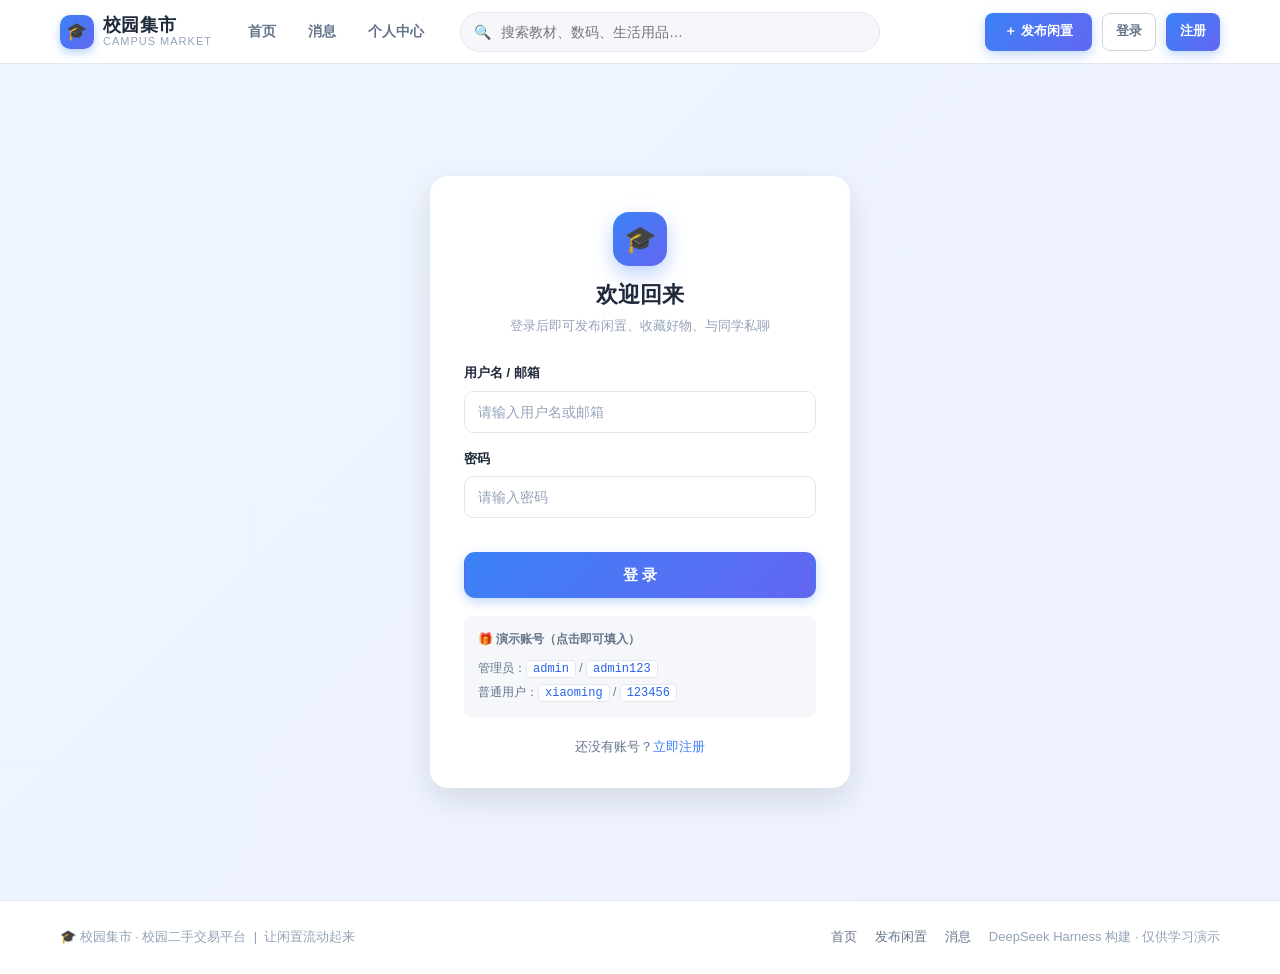
<file: frontend/admin.html>
<!DOCTYPE html>
<html lang="zh-CN">
<head>
  <meta charset="UTF-8">
  <meta name="viewport" content="width=device-width, initial-scale=1.0">
  <title>后台管理 · 校园集市</title>
  <link rel="stylesheet" href="assets/css/style.css">
  <link rel="icon" href="data:image/svg+xml,<svg xmlns='http://www.w3.org/2000/svg' viewBox='0 0 100 100'><text y='.9em' font-size='90'>🎓</text></svg>">
</head>
<body>
  <header id="topbar"></header>

  <main class="page">
    <div class="container">
      <div class="row-between mb-16">
        <div>
          <h1>后台管理</h1>
          <p class="text-muted" style="margin:4px 0 0">平台数据总览与内容治理</p>
        </div>
        <button class="btn btn-default btn-sm" id="refreshBtn">🔄 刷新数据</button>
      </div>

      <div class="admin-shell">
        <aside class="admin-nav" id="adminNav">
          <button class="active" data-panel="overview">📊 数据总览</button>
          <button data-panel="users">👥 用户管理</button>
          <button data-panel="products">🛍 商品管理</button>
          <button data-panel="orders">📦 订单管理</button>
        </aside>

        <div class="admin-main">
          <!-- 数据总览 -->
          <section class="adm-panel active" id="panel-overview">
            <div class="stat-grid" id="statGrid"></div>

            <div class="chart-grid mt-16">
              <div class="card card-pad">
                <h3 class="mb-16">近 7 天趋势</h3>
                <div id="trendChart"></div>
              </div>
              <div class="card card-pad">
                <h3 class="mb-16">分类商品排行</h3>
                <div id="categoryRank"></div>
              </div>
            </div>

            <div class="chart-grid mt-16">
              <div class="card card-pad">
                <h3 class="mb-16">🏆 热门卖家</h3>
                <div id="topSellers"></div>
              </div>
              <div class="card card-pad">
                <h3 class="mb-16">🕒 最近订单</h3>
                <div id="recentOrders"></div>
              </div>
            </div>
          </section>

          <!-- 用户管理 -->
          <section class="adm-panel" id="panel-users">
            <div class="toolbar">
              <input class="input width-sm" id="userKeyword" placeholder="搜索用户名 / 昵称 / 校区">
              <button class="btn btn-primary btn-sm" id="userSearchBtn">搜索</button>
              <button class="btn btn-default btn-sm" id="userResetBtn">重置</button>
              <span class="spacer"></span>
              <span class="text-muted" id="userCount"></span>
            </div>
            <div class="table-wrap card"><table class="table" id="userTable"></table></div>
            <div class="pager" id="userPager"></div>
          </section>

          <!-- 商品管理 -->
          <section class="adm-panel" id="panel-products">
            <div class="toolbar">
              <input class="input width-sm" id="productKeyword" placeholder="搜索商品标题 / 描述">
              <select class="select" id="productStatusSel" style="width:150px">
                <option value="">全部状态</option>
                <option value="on_sale">在售</option>
                <option value="reserved">已预订</option>
                <option value="sold">已售出</option>
                <option value="off_shelf">已下架</option>
              </select>
              <button class="btn btn-primary btn-sm" id="productSearchBtn">搜索</button>
              <button class="btn btn-default btn-sm" id="productResetBtn">重置</button>
              <span class="spacer"></span>
              <span class="text-muted" id="productCount"></span>
            </div>
            <div class="table-wrap card"><table class="table" id="productTable"></table></div>
            <div class="pager" id="productPager"></div>
          </section>

          <!-- 订单管理 -->
          <section class="adm-panel" id="panel-orders">
            <div class="toolbar">
              <input class="input width-sm" id="orderKeyword" placeholder="搜索订单号 / 商品 / 用户">
              <select class="select" id="orderStatusSel" style="width:150px">
                <option value="">全部状态</option>
                <option value="pending">待确认</option>
                <option value="accepted">已接单</option>
                <option value="completed">已完成</option>
                <option value="cancelled">已取消</option>
              </select>
              <button class="btn btn-primary btn-sm" id="orderSearchBtn">搜索</button>
              <button class="btn btn-default btn-sm" id="orderResetBtn">重置</button>
              <span class="spacer"></span>
              <span class="text-muted" id="orderCount"></span>
            </div>
            <div class="table-wrap card"><table class="table" id="orderTable"></table></div>
            <div class="pager" id="orderPager"></div>
          </section>
        </div>
      </div>
    </div>
  </main>

  <footer id="footer"></footer>
  <script type="module" src="assets/js/admin.js"></script>
</body>
</html>
</file>
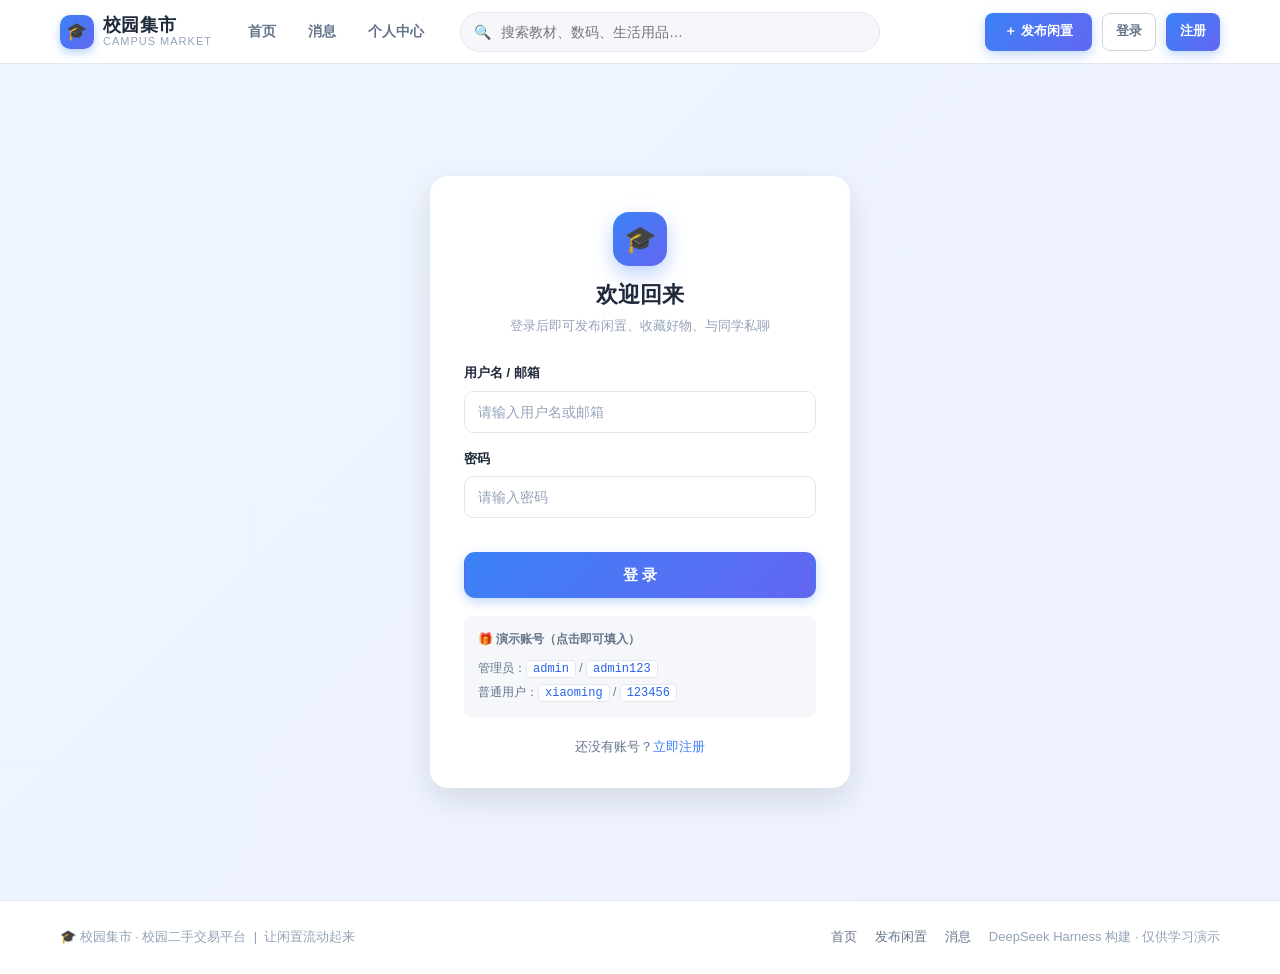
<file: frontend/login.html>
<!DOCTYPE html>
<html lang="zh-CN">
<head>
  <meta charset="UTF-8">
  <meta name="viewport" content="width=device-width, initial-scale=1.0">
  <title>登录 · 校园集市</title>
  <link rel="stylesheet" href="assets/css/style.css">
  <link rel="icon" href="data:image/svg+xml,<svg xmlns='http://www.w3.org/2000/svg' viewBox='0 0 100 100'><text y='.9em' font-size='90'>🎓</text></svg>">
</head>
<body>
  <header id="topbar"></header>

  <div class="auth-wrap">
    <div class="auth-card">
      <div class="auth-head">
        <div class="mark">🎓</div>
        <h1>欢迎回来</h1>
        <p>登录后即可发布闲置、收藏好物、与同学私聊</p>
      </div>

      <form id="loginForm" novalidate>
        <div class="form-group">
          <label class="form-label" for="account">用户名 / 邮箱</label>
          <input class="input" id="account" name="account" autocomplete="username" placeholder="请输入用户名或邮箱" required>
        </div>
        <div class="form-group">
          <label class="form-label" for="password">密码</label>
          <input class="input" id="password" name="password" type="password" autocomplete="current-password" placeholder="请输入密码" required>
        </div>
        <div class="form-error" id="formError"></div>
        <button class="btn btn-primary btn-lg btn-block" type="submit" id="submitBtn">登 录</button>
      </form>

      <div class="demo-tip">
        <div class="fw-600 mb-16" style="margin-bottom:6px">🎁 演示账号（点击即可填入）</div>
        <div>管理员：<code data-fill="admin|admin123">admin</code> / <code data-fill="admin|admin123">admin123</code></div>
        <div>普通用户：<code data-fill="xiaoming|123456">xiaoming</code> / <code data-fill="xiaoming|123456">123456</code></div>
      </div>

      <div class="auth-foot">
        还没有账号？<a href="register.html">立即注册</a>
      </div>
    </div>
  </div>

  <footer id="footer"></footer>
  <script type="module" src="assets/js/auth.js"></script>
</body>
</html>
</file>
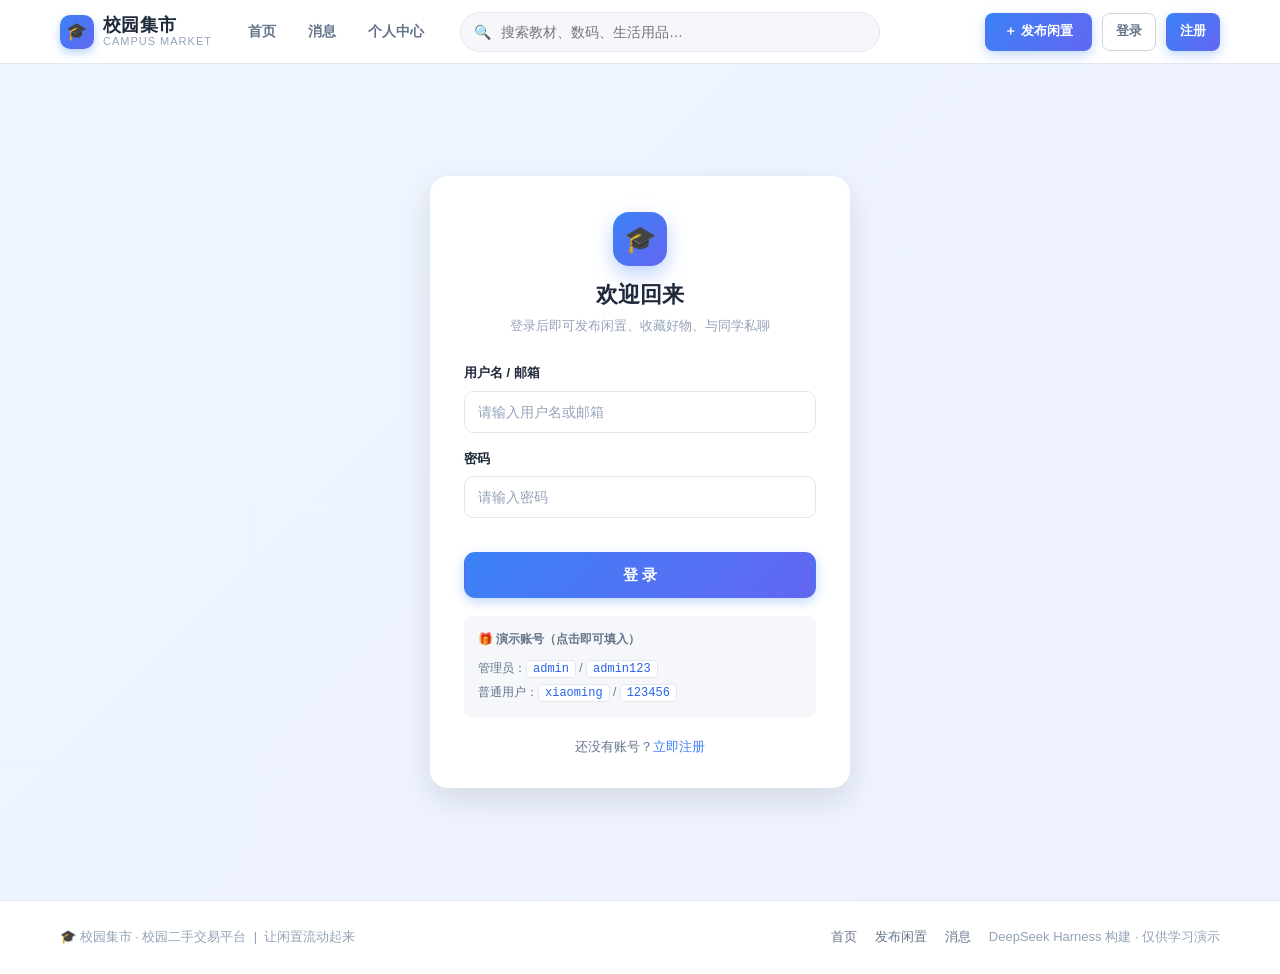
<file: frontend/me.html>
<!DOCTYPE html>
<html lang="zh-CN">
<head>
  <meta charset="UTF-8">
  <meta name="viewport" content="width=device-width, initial-scale=1.0">
  <title>个人中心 · 校园集市</title>
  <link rel="stylesheet" href="assets/css/style.css">
  <link rel="icon" href="data:image/svg+xml,<svg xmlns='http://www.w3.org/2000/svg' viewBox='0 0 100 100'><text y='.9em' font-size='90'>🎓</text></svg>">
</head>
<body>
  <header id="topbar"></header>

  <main class="page">
    <div class="container">
      <!-- 资料头部 -->
      <div class="profile-header" id="profileHeader">
        <div class="spinner" style="border-top-color:#fff"></div>
      </div>

      <!-- 标签页 -->
      <div class="tabs" id="tabs">
        <button class="tab active" data-tab="orders">📦 我的订单 <span class="count" id="orderCount"></span></button>
        <button class="tab" data-tab="products">📋 我发布的 <span class="count" id="productCount"></span></button>
        <button class="tab" data-tab="favorites">❤️ 我的收藏 <span class="count" id="favCount"></span></button>
        <button class="tab" data-tab="profile">⚙️ 账号资料</button>
      </div>

      <!-- 订单 -->
      <section class="tab-panel active" id="panel-orders">
        <div class="toolbar">
          <div class="sort-group" id="roleFilter">
            <button class="sort-btn active" data-role="all">全部</button>
            <button class="sort-btn" data-role="buyer">我买到的</button>
            <button class="sort-btn" data-role="seller">我卖出的</button>
          </div>
          <select class="select" id="orderStatus" style="width:150px;height:36px">
            <option value="">全部状态</option>
            <option value="pending">待卖家确认</option>
            <option value="accepted">待交易完成</option>
            <option value="completed">已完成</option>
            <option value="cancelled">已取消</option>
          </select>
          <span class="spacer"></span>
          <span class="text-muted" id="orderHint"></span>
        </div>
        <div id="orderList"></div>
        <div class="pager" id="orderPager"></div>
      </section>

      <!-- 我发布的 -->
      <section class="tab-panel" id="panel-products">
        <div class="toolbar">
          <div class="sort-group" id="productStatusFilter">
            <button class="sort-btn active" data-status="all">全部</button>
            <button class="sort-btn" data-status="on_sale">在售</button>
            <button class="sort-btn" data-status="reserved">已预订</button>
            <button class="sort-btn" data-status="sold">已售出</button>
            <button class="sort-btn" data-status="off_shelf">已下架</button>
          </div>
          <span class="spacer"></span>
          <a class="btn btn-primary btn-sm" href="publish.html">＋ 发布新商品</a>
        </div>
        <div id="myProductList"></div>
        <div class="pager" id="myProductPager"></div>
      </section>

      <!-- 我的收藏 -->
      <section class="tab-panel" id="panel-favorites">
        <div class="product-grid" id="favGrid"></div>
        <div class="pager" id="favPager"></div>
      </section>

      <!-- 账号资料 -->
      <section class="tab-panel" id="panel-profile">
        <div class="row" style="align-items:flex-start;gap:20px">
          <div class="card card-pad" style="flex:1;min-width:0">
            <h3 class="mb-16">基本资料</h3>
            <div class="row-center mb-16" style="gap:16px">
              <div id="avatarPreview"></div>
              <div>
                <button class="btn btn-default btn-sm" id="changeAvatarBtn">更换头像</button>
                <div class="form-hint">支持 jpg / png，建议正方形</div>
              </div>
            </div>
            <div class="form-row">
              <div class="form-group">
                <label class="form-label">用户名</label>
                <input class="input" id="pUsername" disabled>
              </div>
              <div class="form-group">
                <label class="form-label">昵称</label>
                <input class="input" id="pNickname" maxlength="20">
              </div>
            </div>
            <div class="form-row">
              <div class="form-group">
                <label class="form-label">邮箱</label>
                <input class="input" id="pEmail" type="email" maxlength="120">
              </div>
              <div class="form-group">
                <label class="form-label">手机号</label>
                <input class="input" id="pPhone" maxlength="20">
              </div>
            </div>
            <div class="form-group">
              <label class="form-label">校区 / 学院</label>
              <input class="input" id="pCampus" maxlength="60">
            </div>
            <div class="form-group">
              <label class="form-label">个人简介</label>
              <textarea class="textarea" id="pBio" maxlength="120" style="min-height:80px"></textarea>
            </div>
            <div class="form-error" id="profileError"></div>
            <button class="btn btn-primary" id="saveProfileBtn">保存资料</button>
          </div>

          <div class="card card-pad" style="width:330px;flex-shrink:0">
            <h3 class="mb-16">修改密码</h3>
            <div class="form-group">
              <label class="form-label">当前密码</label>
              <input class="input" id="oldPassword" type="password" autocomplete="current-password">
            </div>
            <div class="form-group">
              <label class="form-label">新密码</label>
              <input class="input" id="newPassword" type="password" autocomplete="new-password" placeholder="至少 6 位">
            </div>
            <div class="form-group">
              <label class="form-label">确认新密码</label>
              <input class="input" id="newPassword2" type="password" autocomplete="new-password">
            </div>
            <div class="form-error" id="pwdError"></div>
            <button class="btn btn-default btn-block" id="changePwdBtn">修改密码</button>
            <div class="form-hint mt-8">修改成功后需要重新登录。</div>
          </div>
        </div>
      </section>
    </div>
  </main>

  <footer id="footer"></footer>
  <input type="file" id="avatarInput" accept="image/*" hidden>
  <script type="module" src="assets/js/me.js"></script>
</body>
</html>
</file>
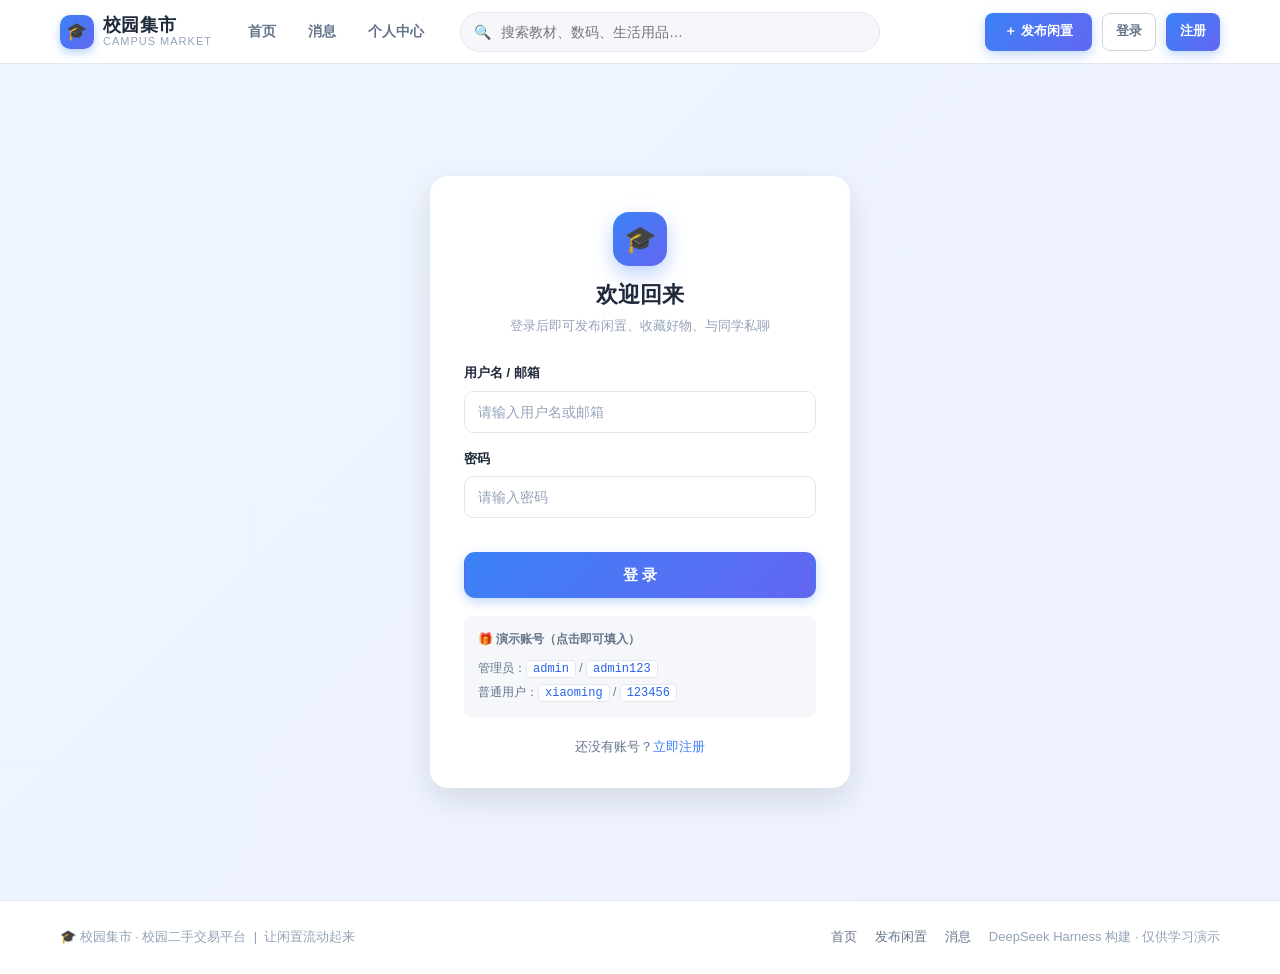
<file: frontend/messages.html>
<!DOCTYPE html>
<html lang="zh-CN">
<head>
  <meta charset="UTF-8">
  <meta name="viewport" content="width=device-width, initial-scale=1.0">
  <title>消息 · 校园集市</title>
  <link rel="stylesheet" href="assets/css/style.css">
  <link rel="icon" href="data:image/svg+xml,<svg xmlns='http://www.w3.org/2000/svg' viewBox='0 0 100 100'><text y='.9em' font-size='90'>🎓</text></svg>">
</head>
<body>
  <header id="topbar"></header>

  <main class="page">
    <div class="container">
      <div class="row-between mb-16">
        <div>
          <h1>消息中心</h1>
          <p class="text-muted" style="margin:4px 0 0">和同学聊聊交易的细节吧～</p>
        </div>
        <button class="btn btn-default btn-sm" id="refreshBtn">🔄 刷新</button>
      </div>

      <div class="chat-layout">
        <aside class="conv-list" id="convList">
          <div class="loading"><div class="spinner"></div>加载中…</div>
        </aside>
        <section class="chat-main" id="chatMain">
          <div class="empty" style="margin:auto">
            <div class="emoji">💬</div>
            <div class="title">选择一个会话开始聊天</div>
            <div>或者在商品页点击「联系卖家」发起对话</div>
          </div>
        </section>
      </div>
    </div>
  </main>

  <footer id="footer"></footer>
  <script type="module" src="assets/js/messages.js"></script>
</body>
</html>
</file>
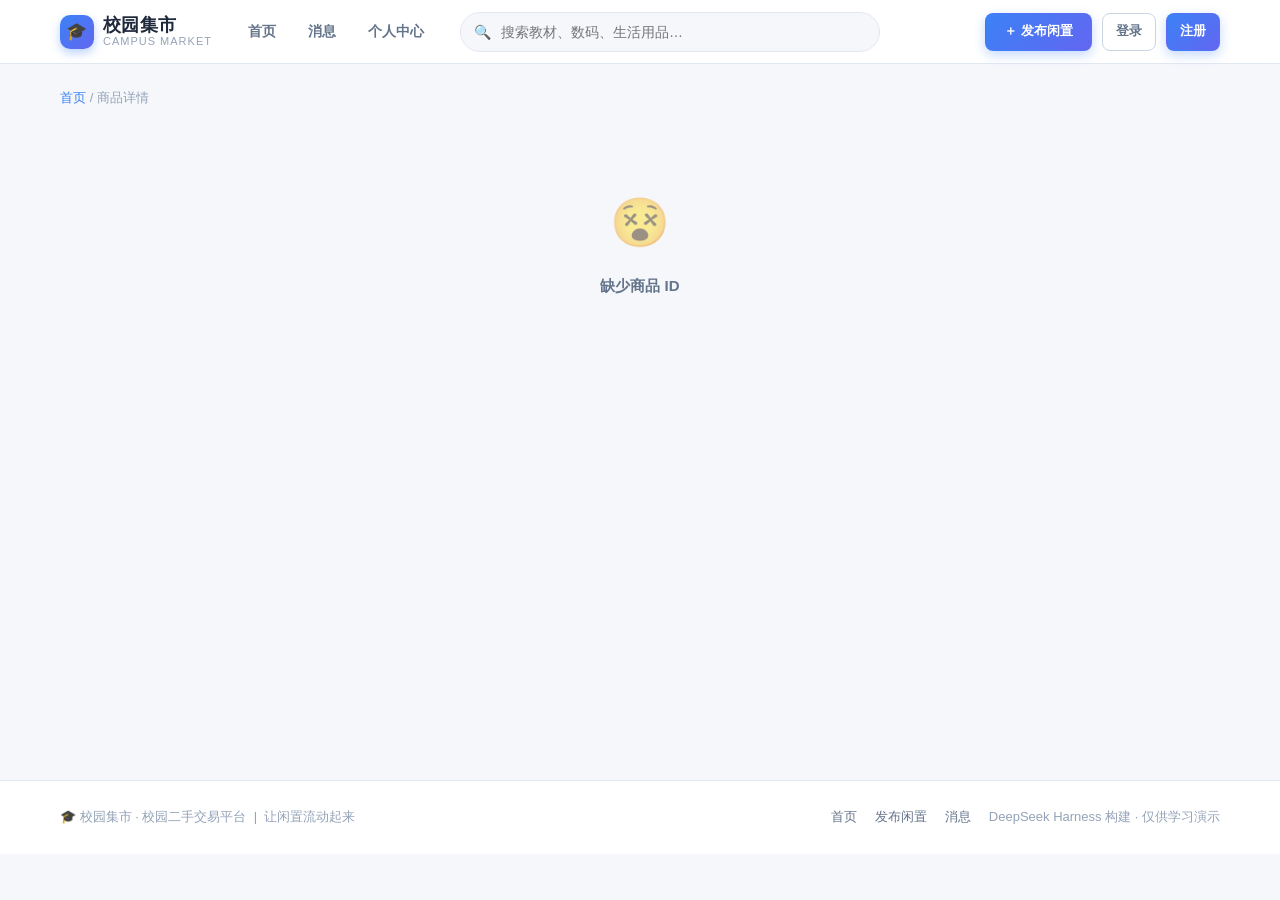
<file: frontend/product.html>
<!DOCTYPE html>
<html lang="zh-CN">
<head>
  <meta charset="UTF-8">
  <meta name="viewport" content="width=device-width, initial-scale=1.0">
  <title>商品详情 · 校园集市</title>
  <link rel="stylesheet" href="assets/css/style.css">
  <link rel="icon" href="data:image/svg+xml,<svg xmlns='http://www.w3.org/2000/svg' viewBox='0 0 100 100'><text y='.9em' font-size='90'>🎓</text></svg>">
</head>
<body>
  <header id="topbar"></header>

  <main class="page">
    <div class="container">
      <nav class="text-muted mb-16" style="font-size:13px">
        <a href="index.html">首页</a> <span>/</span> <span id="crumb">商品详情</span>
      </nav>

      <div id="detailRoot">
        <div class="loading"><div class="spinner"></div>加载中…</div>
      </div>
    </div>
  </main>

  <footer id="footer"></footer>
  <script type="module" src="assets/js/product.js"></script>
</body>
</html>
</file>
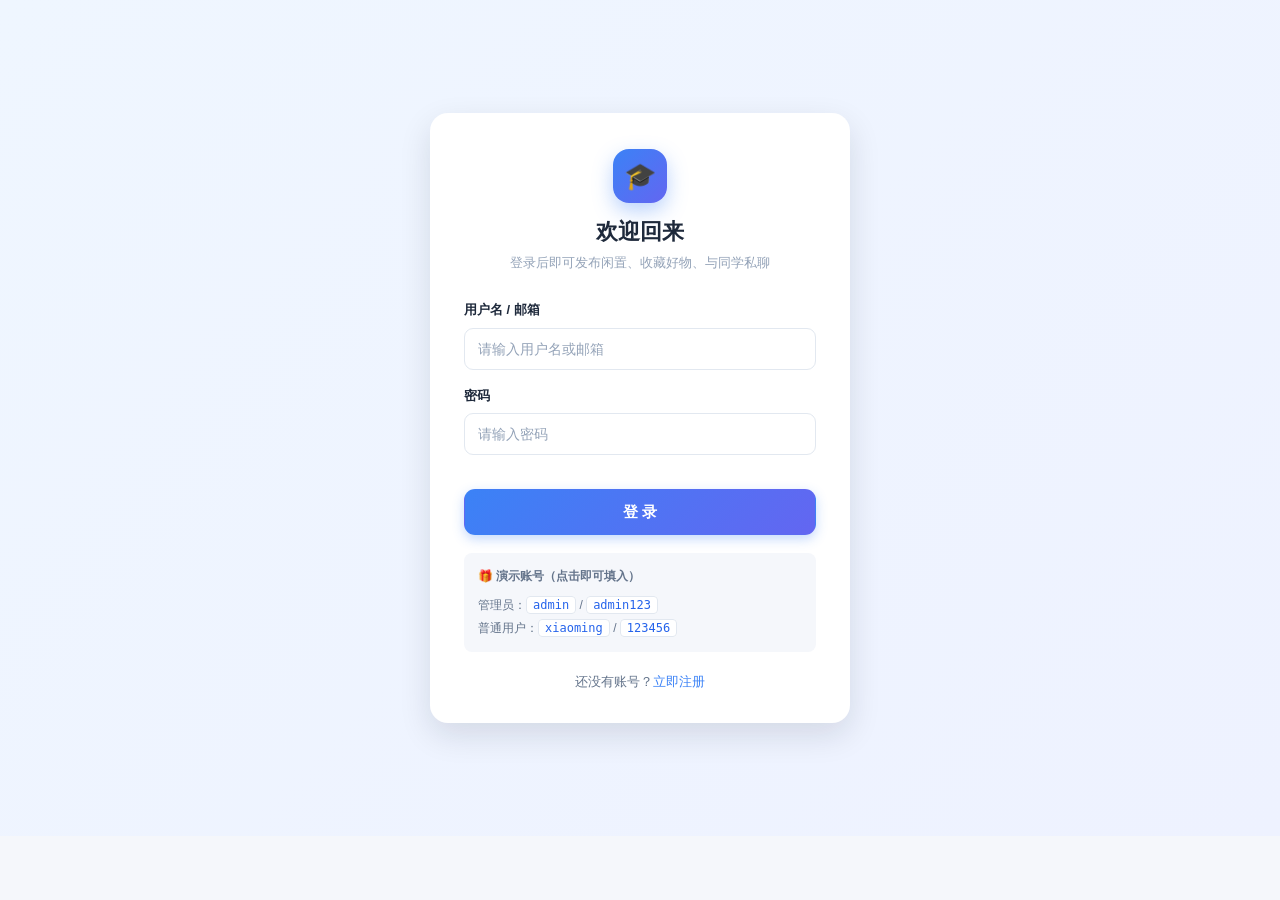
<file: frontend/publish.html>
<!DOCTYPE html>
<html lang="zh-CN">
<head>
  <meta charset="UTF-8">
  <meta name="viewport" content="width=device-width, initial-scale=1.0">
  <title>发布闲置 · 校园集市</title>
  <link rel="stylesheet" href="assets/css/style.css">
  <link rel="icon" href="data:image/svg+xml,<svg xmlns='http://www.w3.org/2000/svg' viewBox='0 0 100 100'><text y='.9em' font-size='90'>🎓</text></svg>">
</head>
<body>
  <header id="topbar"></header>

  <main class="page">
    <div class="container" style="max-width:860px">
      <div class="row-between mb-16">
        <div>
          <h1 id="pageTitle">发布闲置</h1>
          <p class="text-muted" style="margin:4px 0 0">认真填写商品信息，更容易被同学看到哦～</p>
        </div>
        <a class="btn btn-default" href="me.html#products">我发布的商品</a>
      </div>

      <form id="publishForm" class="card card-pad" novalidate>
        <div class="form-group">
          <label class="form-label">商品图片<span class="req">*</span></label>
          <div class="uploader" id="uploader">
            <div class="upload-box" id="uploadBox">
              <span class="plus">＋</span>
              <span>上传图片</span>
            </div>
          </div>
          <input type="file" id="fileInput" accept="image/*" multiple hidden>
          <div class="form-hint">最多 9 张，<b>按住图片拖动即可调整顺序</b>，第一张作为封面；支持 jpg / png / webp，单张不超过 5 MB</div>
        </div>

        <div class="form-group">
          <label class="form-label" for="title">商品标题<span class="req">*</span></label>
          <input class="input" id="title" maxlength="60" placeholder="例如：九成新 高等数学教材（同济版）">
          <div class="form-hint"><span id="titleCount">0</span>/60</div>
        </div>

        <div class="form-row">
          <div class="form-group">
            <label class="form-label" for="category">商品分类<span class="req">*</span></label>
            <select class="select" id="category"><option value="">请选择分类</option></select>
          </div>
          <div class="form-group">
            <label class="form-label" for="tradePlace">交易地点</label>
            <input class="input" id="tradePlace" maxlength="60" placeholder="例如：图书馆一楼大厅">
          </div>
        </div>

        <div class="form-row">
          <div class="form-group">
            <label class="form-label" for="price">出售价格（元）<span class="req">*</span></label>
            <input class="input" id="price" type="number" min="0" step="0.01" placeholder="0.00">
          </div>
          <div class="form-group">
            <label class="form-label" for="originalPrice">原价（元）</label>
            <input class="input" id="originalPrice" type="number" min="0" step="0.01" placeholder="选填，用于显示折扣">
          </div>
        </div>

        <div class="form-group">
          <label class="form-label">成色<span class="req">*</span></label>
          <div class="seg-group" id="conditionGroup">
            <button type="button" class="seg" data-v="1">全新</button>
            <button type="button" class="seg active" data-v="2">几乎全新</button>
            <button type="button" class="seg" data-v="3">轻微使用痕迹</button>
            <button type="button" class="seg" data-v="4">明显使用痕迹</button>
          </div>
        </div>

        <div class="form-group">
          <label class="form-label" for="description">商品描述</label>
          <textarea class="textarea" id="description" maxlength="2000"
            placeholder="介绍一下商品的新旧程度、购买时间、有无瑕疵、为什么出售…（2000 字以内）"></textarea>
          <div class="form-hint"><span id="descCount">0</span>/2000</div>
        </div>

        <div class="form-error" id="formError"></div>

        <div class="row" style="gap:12px;margin-top:6px">
          <button class="btn btn-primary btn-lg" type="submit" id="submitBtn" style="flex:1">发布商品</button>
          <button class="btn btn-default btn-lg" type="reset" id="resetBtn">重置</button>
        </div>
      </form>
    </div>
  </main>

  <footer id="footer"></footer>
  <script type="module" src="assets/js/publish.js"></script>
</body>
</html>
</file>
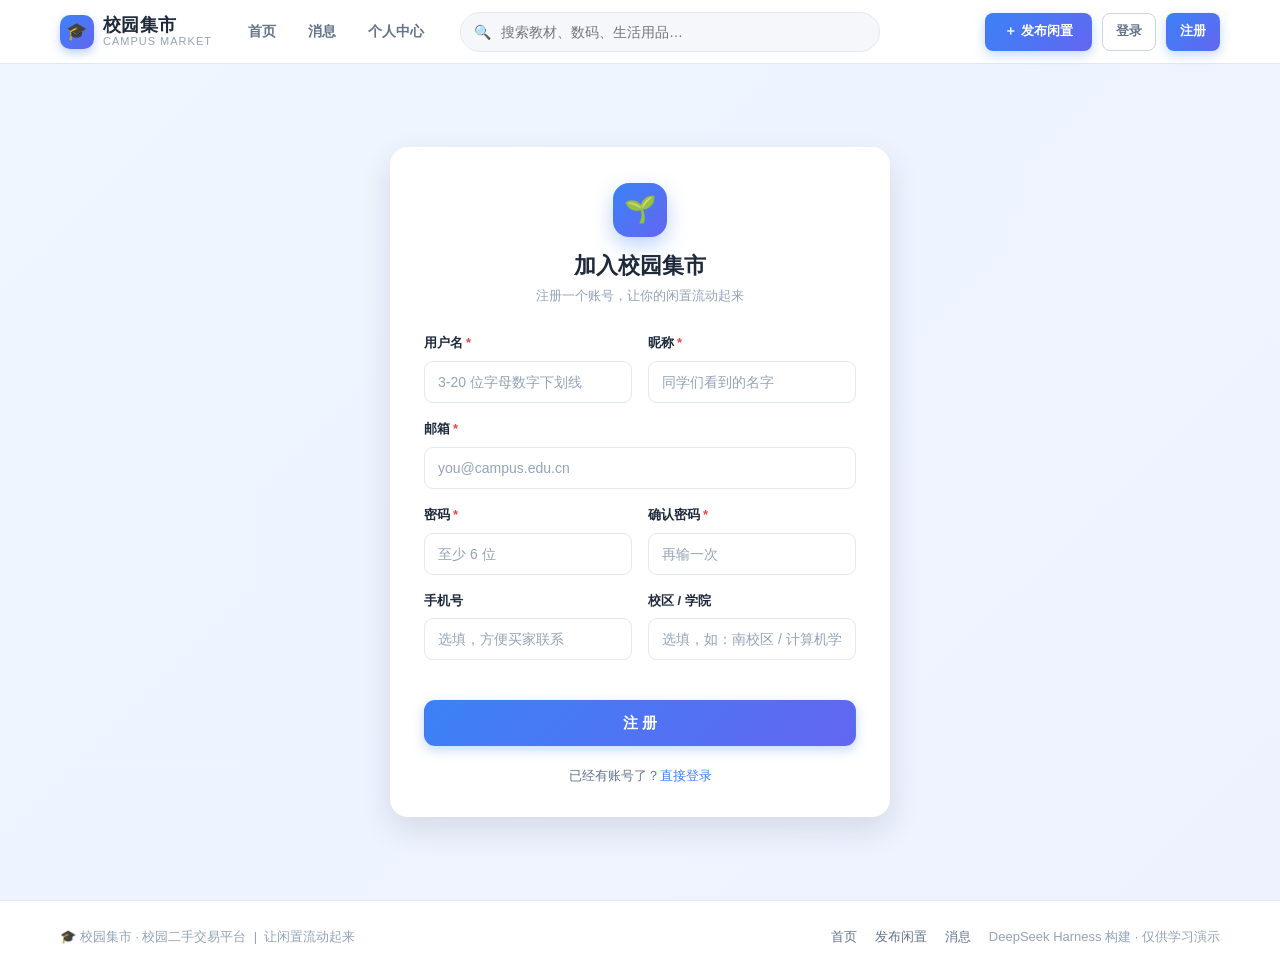
<file: frontend/register.html>
<!DOCTYPE html>
<html lang="zh-CN">
<head>
  <meta charset="UTF-8">
  <meta name="viewport" content="width=device-width, initial-scale=1.0">
  <title>注册 · 校园集市</title>
  <link rel="stylesheet" href="assets/css/style.css">
  <link rel="icon" href="data:image/svg+xml,<svg xmlns='http://www.w3.org/2000/svg' viewBox='0 0 100 100'><text y='.9em' font-size='90'>🎓</text></svg>">
</head>
<body>
  <header id="topbar"></header>

  <div class="auth-wrap">
    <div class="auth-card wide">
      <div class="auth-head">
        <div class="mark">🌱</div>
        <h1>加入校园集市</h1>
        <p>注册一个账号，让你的闲置流动起来</p>
      </div>

      <form id="registerForm" novalidate>
        <div class="form-row">
          <div class="form-group">
            <label class="form-label" for="username">用户名<span class="req">*</span></label>
            <input class="input" id="username" autocomplete="username" placeholder="3-20 位字母数字下划线" required>
          </div>
          <div class="form-group">
            <label class="form-label" for="nickname">昵称<span class="req">*</span></label>
            <input class="input" id="nickname" placeholder="同学们看到的名字" required>
          </div>
        </div>

        <div class="form-group">
          <label class="form-label" for="email">邮箱<span class="req">*</span></label>
          <input class="input" id="email" type="email" autocomplete="email" placeholder="you@campus.edu.cn" required>
        </div>

        <div class="form-row">
          <div class="form-group">
            <label class="form-label" for="password">密码<span class="req">*</span></label>
            <input class="input" id="password" type="password" autocomplete="new-password" placeholder="至少 6 位" required>
          </div>
          <div class="form-group">
            <label class="form-label" for="password2">确认密码<span class="req">*</span></label>
            <input class="input" id="password2" type="password" autocomplete="new-password" placeholder="再输一次" required>
          </div>
        </div>

        <div class="form-row">
          <div class="form-group">
            <label class="form-label" for="phone">手机号</label>
            <input class="input" id="phone" placeholder="选填，方便买家联系" maxlength="20">
          </div>
          <div class="form-group">
            <label class="form-label" for="campus">校区 / 学院</label>
            <input class="input" id="campus" placeholder="选填，如：南校区 / 计算机学院" maxlength="50">
          </div>
        </div>

        <div class="form-error" id="formError"></div>
        <button class="btn btn-primary btn-lg btn-block" type="submit" id="submitBtn">注 册</button>
      </form>

      <div class="auth-foot">
        已经有账号了？<a href="login.html">直接登录</a>
      </div>
    </div>
  </div>

  <footer id="footer"></footer>
  <script type="module" src="assets/js/auth.js"></script>
</body>
</html>
</file>
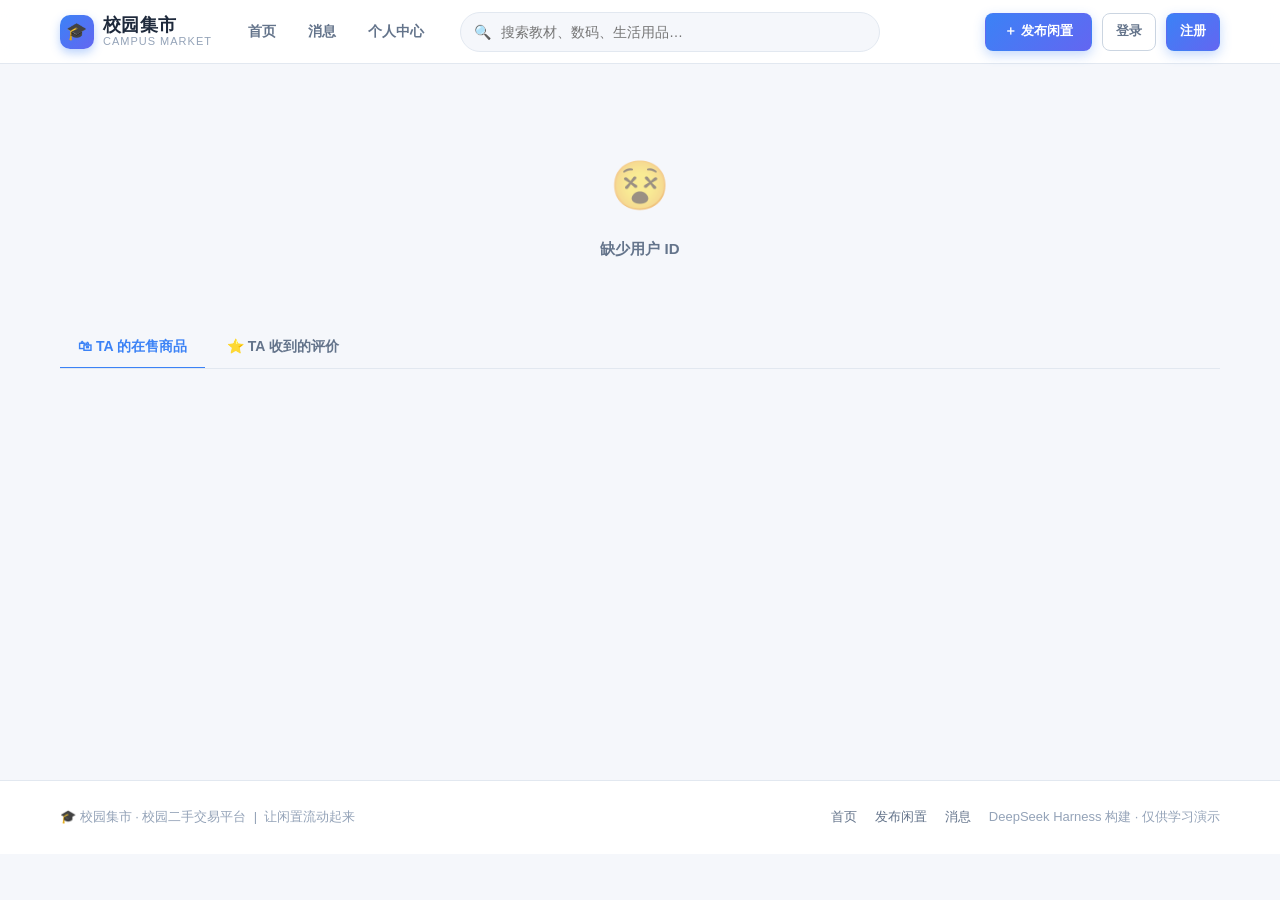
<file: frontend/user.html>
<!DOCTYPE html>
<html lang="zh-CN">
<head>
  <meta charset="UTF-8">
  <meta name="viewport" content="width=device-width, initial-scale=1.0">
  <title>用户主页 · 校园集市</title>
  <link rel="stylesheet" href="assets/css/style.css">
  <link rel="icon" href="data:image/svg+xml,<svg xmlns='http://www.w3.org/2000/svg' viewBox='0 0 100 100'><text y='.9em' font-size='90'>🎓</text></svg>">
</head>
<body>
  <header id="topbar"></header>

  <main class="page">
    <div class="container">
      <div id="userHeader"></div>

      <div class="tabs" id="tabs">
        <button class="tab active" data-tab="products">🛍 TA 的在售商品</button>
        <button class="tab" data-tab="reviews">⭐ TA 收到的评价</button>
      </div>

      <section class="tab-panel active" id="panel-products">
        <div class="product-grid" id="userProducts"></div>
        <div class="pager" id="userProductPager"></div>
      </section>

      <section class="tab-panel" id="panel-reviews">
        <div class="card card-pad" id="userReviews"></div>
        <div class="pager" id="userReviewPager"></div>
      </section>
    </div>
  </main>

  <footer id="footer"></footer>
  <script type="module" src="assets/js/user.js"></script>
</body>
</html>
</file>
<file: frontend/assets/css/style.css>
/* ==========================================================================
   校园二手交易平台 · 全站样式
   设计基调：清爽校园风 + 蓝紫渐变主色，圆角卡片，柔和阴影
   ========================================================================== */

:root {
  /* 主色 */
  --primary: #3b82f6;
  --primary-dark: #2563eb;
  --primary-light: #dbeafe;
  --violet: #6366f1;
  --gradient: linear-gradient(135deg, #3b82f6 0%, #6366f1 100%);
  --gradient-soft: linear-gradient(135deg, #eff6ff 0%, #eef2ff 100%);

  /* 强调色 */
  --accent: #f97316;
  --accent-light: #ffedd5;

  /* 语义色 */
  --success: #10b981;
  --success-light: #d1fae5;
  --warning: #f59e0b;
  --warning-light: #fef3c7;
  --danger: #ef4444;
  --danger-light: #fee2e2;

  /* 中性色 */
  --text: #1e293b;
  --text-secondary: #64748b;
  --text-muted: #94a3b8;
  --border: #e2e8f0;
  --border-strong: #cbd5e1;
  --bg: #f5f7fb;
  --card: #ffffff;

  /* 尺寸 */
  --radius-sm: 8px;
  --radius: 12px;
  --radius-lg: 18px;
  --shadow-sm: 0 1px 2px rgba(15, 23, 42, .06);
  --shadow: 0 4px 14px rgba(15, 23, 42, .07);
  --shadow-lg: 0 12px 32px rgba(15, 23, 42, .12);
  --topbar-h: 64px;
}

* { box-sizing: border-box; }

html, body { height: 100%; }

body {
  margin: 0;
  font-family: -apple-system, BlinkMacSystemFont, "Segoe UI", "PingFang SC",
               "Hiragino Sans GB", "Microsoft YaHei", "Helvetica Neue", sans-serif;
  font-size: 14px;
  line-height: 1.6;
  color: var(--text);
  background: var(--bg);
  -webkit-font-smoothing: antialiased;
}

a { color: var(--primary); text-decoration: none; }
a:hover { color: var(--primary-dark); }

h1, h2, h3, h4 { margin: 0; font-weight: 700; line-height: 1.35; }
h1 { font-size: 26px; }
h2 { font-size: 20px; }
h3 { font-size: 16px; }
p { margin: 0 0 10px; }
img { max-width: 100%; display: block; }

/* ---------- 布局 ---------- */
.container { max-width: 1200px; margin: 0 auto; padding: 0 20px; }
.page { min-height: calc(100vh - var(--topbar-h) - 120px); padding: 24px 0 60px; }
.row { display: flex; gap: 16px; }
.row-between { display: flex; align-items: center; justify-content: space-between; gap: 12px; }
.row-center { display: flex; align-items: center; gap: 10px; }
.wrap { flex-wrap: wrap; }
.spacer { flex: 1; }
.mt-8 { margin-top: 8px; }
.mt-16 { margin-top: 16px; }
.mt-24 { margin-top: 24px; }
.mb-16 { margin-bottom: 16px; }
.text-muted { color: var(--text-muted); }
.text-secondary { color: var(--text-secondary); }
.text-center { text-align: center; }
.text-right { text-align: right; }
.fw-600 { font-weight: 600; }
.nowrap { white-space: nowrap; }
.hidden { display: none !important; }
.ellipsis { overflow: hidden; text-overflow: ellipsis; white-space: nowrap; }
.clamp-2 {
  display: -webkit-box; -webkit-line-clamp: 2; -webkit-box-orient: vertical;
  overflow: hidden;
}

/* ---------- 顶栏 ---------- */
.topbar {
  position: sticky; top: 0; z-index: 100;
  height: var(--topbar-h);
  background: rgba(255, 255, 255, .92);
  backdrop-filter: saturate(160%) blur(10px);
  border-bottom: 1px solid var(--border);
}
.topbar .container { height: 100%; display: flex; align-items: center; gap: 22px; }

.logo { display: flex; align-items: center; gap: 9px; font-size: 18px; font-weight: 800; color: var(--text); letter-spacing: .3px; }
.logo:hover { color: var(--text); }
.logo-mark {
  width: 34px; height: 34px; border-radius: 10px; background: var(--gradient);
  display: grid; place-items: center; color: #fff; font-size: 17px;
  box-shadow: 0 4px 10px rgba(59, 130, 246, .35);
}
.logo-sub { font-size: 11px; font-weight: 500; color: var(--text-muted); letter-spacing: 1px; }

.nav { display: flex; align-items: center; gap: 4px; }
.nav a {
  padding: 8px 14px; border-radius: 9px; color: var(--text-secondary);
  font-weight: 600; transition: all .15s;
}
.nav a:hover { background: var(--primary-light); color: var(--primary-dark); }
.nav a.active { background: var(--gradient-soft); color: var(--primary-dark); }

.search-bar { flex: 1; max-width: 420px; position: relative; }
.search-bar input {
  width: 100%; height: 40px; padding: 0 16px 0 40px;
  border: 1px solid var(--border); border-radius: 999px; background: var(--bg);
  font-size: 14px; outline: none; transition: all .18s;
}
.search-bar input:focus { background: #fff; border-color: var(--primary); box-shadow: 0 0 0 3px rgba(59,130,246,.14); }
.search-bar .icon {
  position: absolute; left: 14px; top: 50%; transform: translateY(-50%);
  color: var(--text-muted); pointer-events: none;
}

.topbar-actions { display: flex; align-items: center; gap: 10px; margin-left: auto; }

/* 头像 */
.avatar {
  width: 36px; height: 36px; border-radius: 50%; object-fit: cover;
  background: var(--gradient); color: #fff; display: grid; place-items: center;
  font-weight: 700; font-size: 14px; flex-shrink: 0; overflow: hidden;
}
.avatar-lg { width: 72px; height: 72px; font-size: 26px; }
.avatar-sm { width: 28px; height: 28px; font-size: 12px; }

.user-menu { position: relative; }
.user-menu-trigger {
  display: flex; align-items: center; gap: 8px; padding: 4px 10px 4px 4px;
  border-radius: 999px; border: 1px solid var(--border); background: #fff;
  cursor: pointer; transition: all .15s;
}
.user-menu-trigger:hover { border-color: var(--border-strong); box-shadow: var(--shadow-sm); }
.user-menu-dropdown {
  position: absolute; right: 0; top: calc(100% + 10px); min-width: 190px;
  background: #fff; border: 1px solid var(--border); border-radius: var(--radius);
  box-shadow: var(--shadow-lg); padding: 6px; display: none; z-index: 120;
}
.user-menu.open .user-menu-dropdown { display: block; }
.user-menu-dropdown a, .user-menu-dropdown button {
  display: flex; align-items: center; gap: 9px; width: 100%; padding: 9px 12px;
  border: 0; background: none; border-radius: var(--radius-sm); cursor: pointer;
  color: var(--text); font-size: 14px; font-family: inherit; text-align: left;
}
.user-menu-dropdown a:hover, .user-menu-dropdown button:hover { background: var(--bg); color: var(--primary-dark); }
.user-menu-head { padding: 10px 12px; border-bottom: 1px solid var(--border); margin-bottom: 6px; }
.divider { height: 1px; background: var(--border); margin: 6px 4px; }

.icon-btn {
  position: relative; width: 38px; height: 38px; border-radius: 10px;
  border: 1px solid var(--border); background: #fff; cursor: pointer;
  display: grid; place-items: center; font-size: 16px; transition: all .15s;
}
.icon-btn:hover { border-color: var(--primary); color: var(--primary); }
.badge-dot {
  position: absolute; top: -5px; right: -5px; min-width: 18px; height: 18px;
  padding: 0 5px; border-radius: 9px; background: var(--danger); color: #fff;
  font-size: 11px; font-weight: 700; display: grid; place-items: center;
}

/* ---------- 按钮 ---------- */
.btn {
  display: inline-flex; align-items: center; justify-content: center; gap: 6px;
  height: 38px; padding: 0 18px; border-radius: 9px;
  border: 1px solid transparent; background: #fff; color: var(--text);
  font-size: 14px; font-weight: 600; font-family: inherit;
  cursor: pointer; transition: all .16s; white-space: nowrap;
}
.btn:disabled { opacity: .55; cursor: not-allowed; }
.btn-primary { background: var(--gradient); color: #fff; box-shadow: 0 4px 12px rgba(59,130,246,.3); }
.btn-primary:hover:not(:disabled) { filter: brightness(1.06); box-shadow: 0 6px 16px rgba(59,130,246,.4); color: #fff; }
.btn-default { border-color: var(--border-strong); color: var(--text-secondary); }
.btn-default:hover:not(:disabled) { border-color: var(--primary); color: var(--primary); background: var(--primary-light); }
.btn-accent { background: var(--accent); color: #fff; }
.btn-accent:hover:not(:disabled) { filter: brightness(1.06); color: #fff; }
.btn-success { background: var(--success); color: #fff; }
.btn-success:hover:not(:disabled) { filter: brightness(1.06); color: #fff; }
.btn-danger { background: #fff; border-color: var(--danger); color: var(--danger); }
.btn-danger:hover:not(:disabled) { background: var(--danger); color: #fff; }
.btn-ghost { background: transparent; color: var(--text-secondary); }
.btn-ghost:hover:not(:disabled) { background: var(--bg); color: var(--text); }
.btn-lg { height: 46px; padding: 0 26px; font-size: 15px; border-radius: 11px; }
.btn-sm { height: 32px; padding: 0 13px; font-size: 13px; border-radius: 8px; }
.btn-block { width: 100%; }
.btn-round { border-radius: 999px; }

/* ---------- 卡片 / 面板 ---------- */
.card {
  background: var(--card); border: 1px solid var(--border);
  border-radius: var(--radius); box-shadow: var(--shadow-sm);
}
.card-pad { padding: 20px; }
.card-head {
  display: flex; align-items: center; justify-content: space-between; gap: 12px;
  padding: 16px 20px; border-bottom: 1px solid var(--border);
}
.card-head h2, .card-head h3 { font-size: 16px; }

.panel { background: #fff; border: 1px solid var(--border); border-radius: var(--radius); }
.panel-pad { padding: 22px; }

/* ---------- Hero 横幅 ---------- */
.hero {
  background: var(--gradient); border-radius: var(--radius-lg); color: #fff;
  padding: 40px 40px 44px; position: relative; overflow: hidden;
  margin-bottom: 26px; box-shadow: 0 14px 34px rgba(59,130,246,.28);
}
.hero::after {
  content: ''; position: absolute; right: -70px; top: -70px;
  width: 300px; height: 300px; border-radius: 50%;
  background: rgba(255,255,255,.12);
}
.hero::before {
  content: ''; position: absolute; right: 90px; bottom: -110px;
  width: 220px; height: 220px; border-radius: 50%;
  background: rgba(255,255,255,.09);
}
.hero h1 { font-size: 30px; margin-bottom: 10px; }
.hero p { opacity: .93; font-size: 15px; max-width: 560px; margin-bottom: 22px; }
.hero-actions { display: flex; gap: 12px; flex-wrap: wrap; position: relative; z-index: 2; }
.hero .btn-primary { background: #fff; color: var(--primary-dark); box-shadow: 0 6px 18px rgba(0,0,0,.16); }
.hero .btn-primary:hover { background: #f8fafc; color: var(--primary-dark); }
.hero .btn-ghost { color: #fff; border-color: rgba(255,255,255,.55); }
.hero .btn-ghost:hover { background: rgba(255,255,255,.16); color: #fff; }
.hero-stats { display: flex; gap: 34px; margin-top: 26px; position: relative; z-index: 2; }
.hero-stats .num { font-size: 24px; font-weight: 800; line-height: 1.2; }
.hero-stats .label { font-size: 13px; opacity: .85; }

/* ---------- 分类 ---------- */
.category-grid {
  display: grid; grid-template-columns: repeat(auto-fill, minmax(104px, 1fr)); gap: 12px;
}
.category-item {
  display: flex; flex-direction: column; align-items: center; gap: 7px;
  padding: 16px 8px; background: #fff; border: 1px solid var(--border);
  border-radius: var(--radius); cursor: pointer; transition: all .16s; color: var(--text);
}
.category-item:hover { border-color: var(--primary); transform: translateY(-2px); box-shadow: var(--shadow); color: var(--primary-dark); }
.category-item.active { border-color: var(--primary); background: var(--gradient-soft); color: var(--primary-dark); }
.category-item .emoji { font-size: 24px; line-height: 1; }
.category-item .name { font-size: 13px; font-weight: 600; }
.category-item .count { font-size: 11px; color: var(--text-muted); }

/* ---------- 商品卡片 ---------- */
.product-grid {
  display: grid; grid-template-columns: repeat(auto-fill, minmax(232px, 1fr)); gap: 18px;
}
.product-card {
  background: #fff; border: 1px solid var(--border); border-radius: var(--radius);
  overflow: hidden; transition: all .18s; display: flex; flex-direction: column;
  position: relative;
}
.product-card:hover { transform: translateY(-3px); box-shadow: var(--shadow-lg); border-color: var(--border-strong); }
.product-cover {
  position: relative; width: 100%; aspect-ratio: 4 / 3; background: var(--gradient-soft);
  overflow: hidden;
}
.product-cover img { width: 100%; height: 100%; object-fit: cover; transition: transform .3s; }
.product-card:hover .product-cover img { transform: scale(1.05); }
.product-cover .placeholder {
  width: 100%; height: 100%; display: grid; place-items: center;
  font-size: 40px; color: var(--primary); opacity: .35;
}
.product-body { padding: 12px 14px 14px; display: flex; flex-direction: column; gap: 6px; flex: 1; }
.product-title { font-size: 14px; font-weight: 600; line-height: 1.45; height: 41px; }
.product-title a { color: var(--text); }
.product-title a:hover { color: var(--primary); }
.product-price { color: #ef4444; font-weight: 800; font-size: 19px; letter-spacing: -.3px; }
.product-price .unit { font-size: 13px; font-weight: 600; margin-right: 1px; }
.product-price .orig { color: var(--text-muted); font-size: 12px; font-weight: 400; text-decoration: line-through; margin-left: 6px; }
.product-meta {
  display: flex; align-items: center; justify-content: space-between;
  font-size: 12px; color: var(--text-muted); margin-top: auto; padding-top: 8px;
  border-top: 1px dashed var(--border);
}
.product-meta .seller { display: flex; align-items: center; gap: 6px; color: var(--text-secondary); }
/* 卖家校区徽标：同校时高亮 */
.campus-badge {
  display: inline-block; padding: 1px 6px; border-radius: 999px; font-size: 10px;
  background: var(--bg); color: var(--text-muted); border: 1px solid var(--border);
  white-space: nowrap; max-width: 76px; overflow: hidden; text-overflow: ellipsis;
}
.campus-badge.same { background: var(--success-light); color: #047857; border-color: #6ee7b7; font-weight: 600; }
.product-card.same-campus { border-color: #a7f3d0; }
.product-card.same-campus:hover { border-color: var(--success); box-shadow: var(--shadow-lg); }
.corner-flag {
  position: absolute; top: 10px; left: 10px; z-index: 2;
  padding: 3px 9px; border-radius: 999px; font-size: 11px; font-weight: 700; color: #fff;
}
.flag-reserved { background: var(--warning); }
.flag-sold { background: var(--text-muted); }
.flag-off_shelf { background: var(--border-strong); }
.fav-btn {
  position: absolute; top: 8px; right: 8px; z-index: 2;
  width: 34px; height: 34px; border-radius: 50%; border: 0;
  background: rgba(255,255,255,.92); cursor: pointer; font-size: 16px;
  display: grid; place-items: center; transition: all .16s;
  box-shadow: 0 2px 8px rgba(0,0,0,.12);
}
.fav-btn:hover { transform: scale(1.12); }
.fav-btn.active { background: #fff; }
.sold-mask {
  position: absolute; inset: 0; background: rgba(15,23,42,.42);
  display: grid; place-items: center; color: #fff; font-weight: 700; font-size: 16px;
}

/* ---------- 标签 / 徽章 ---------- */
.tag {
  display: inline-flex; align-items: center; gap: 4px;
  padding: 2px 9px; border-radius: 999px; font-size: 12px; font-weight: 600;
  background: var(--bg); color: var(--text-secondary); white-space: nowrap;
}
.tag-primary { background: var(--primary-light); color: var(--primary-dark); }
.tag-success { background: var(--success-light); color: #047857; }
.tag-warning { background: var(--warning-light); color: #b45309; }
.tag-danger { background: var(--danger-light); color: #b91c1c; }
.tag-accent { background: var(--accent-light); color: #c2410c; }
.tag-violet { background: #ede9fe; color: #6d28d9; }
.tag-sm { font-size: 11px; padding: 1px 7px; }

/* ---------- 表单 ---------- */
.form-group { margin-bottom: 16px; }
.form-label { display: block; margin-bottom: 7px; font-size: 13px; font-weight: 600; color: var(--text); }
.form-label .req { color: var(--danger); margin-left: 3px; }
.form-hint { font-size: 12px; color: var(--text-muted); margin-top: 5px; }
.form-error { font-size: 13px; color: var(--danger); margin-top: 6px; min-height: 18px; }

.input, .select, .textarea {
  width: 100%; padding: 10px 13px; border: 1px solid var(--border);
  border-radius: 9px; font-size: 14px; font-family: inherit; color: var(--text);
  background: #fff; outline: none; transition: all .16s;
}
.input { height: 42px; }
.textarea { min-height: 110px; resize: vertical; line-height: 1.65; }
.input:focus, .select:focus, .textarea:focus {
  border-color: var(--primary); box-shadow: 0 0 0 3px rgba(59,130,246,.14);
}
.input::placeholder, .textarea::placeholder { color: var(--text-muted); }
.input:disabled, .select:disabled { background: var(--bg); color: var(--text-muted); cursor: not-allowed; }
.select { height: 42px; cursor: pointer; appearance: none;
  background-image: url("data:image/svg+xml,%3Csvg xmlns='http://www.w3.org/2000/svg' width='12' height='12' viewBox='0 0 12 12'%3E%3Cpath d='M2 4l4 4 4-4' stroke='%2364748b' stroke-width='1.6' fill='none' stroke-linecap='round'/%3E%3C/svg%3E");
  background-repeat: no-repeat; background-position: right 13px center; padding-right: 34px;
}
.form-row { display: grid; grid-template-columns: 1fr 1fr; gap: 16px; }
.form-row-3 { display: grid; grid-template-columns: repeat(3, 1fr); gap: 16px; }

.input-group { display: flex; gap: 10px; align-items: center; }
.width-sm { width: 120px; flex-shrink: 0; }

/* 单选/复选 */
.check { display: inline-flex; align-items: center; gap: 7px; cursor: pointer; font-size: 14px; }
.check input { width: 16px; height: 16px; accent-color: var(--primary); cursor: pointer; }
.check.disabled { opacity: .55; cursor: not-allowed; }
.check.disabled input { cursor: not-allowed; }

/* 分段选择（条件成色） */
.seg-group { display: flex; gap: 8px; flex-wrap: wrap; }
.seg {
  padding: 7px 14px; border: 1px solid var(--border); border-radius: 999px;
  background: #fff; cursor: pointer; font-size: 13px; color: var(--text-secondary);
  transition: all .15s; font-family: inherit;
}
.seg:hover { border-color: var(--primary); color: var(--primary); }
.seg.active { background: var(--gradient); border-color: transparent; color: #fff; font-weight: 600; }

/* ---------- 上传 ---------- */
.uploader { display: flex; gap: 12px; flex-wrap: wrap; }
.upload-box {
  width: 108px; height: 108px; border: 2px dashed var(--border-strong);
  border-radius: var(--radius); display: grid; place-items: center;
  cursor: pointer; background: var(--bg); transition: all .16s; text-align: center;
  color: var(--text-muted); font-size: 12px; gap: 4px;
}
.upload-box:hover { border-color: var(--primary); background: var(--primary-light); color: var(--primary); }
.upload-box .plus { font-size: 26px; line-height: 1; }
.upload-item {
  position: relative; width: 108px; height: 108px; border-radius: var(--radius);
  overflow: hidden; border: 1px solid var(--border);
}
.upload-item img { width: 100%; height: 100%; object-fit: cover; }
.upload-item .del {
  position: absolute; top: 4px; right: 4px; width: 22px; height: 22px;
  border-radius: 50%; border: 0; background: rgba(15,23,42,.65); color: #fff;
  font-size: 12px; cursor: pointer; display: grid; place-items: center;
}
.upload-item .del:hover { background: var(--danger); }
.upload-item .cover-flag {
  position: absolute; bottom: 0; left: 0; right: 0; background: rgba(59,130,246,.9);
  color: #fff; font-size: 11px; text-align: center; padding: 2px 0; font-weight: 600;
}
/* 拖拽排序 */
.upload-item[draggable="true"] { cursor: grab; }
.upload-item.dragging { opacity: .45; cursor: grabbing; }
.upload-item.drop-before { box-shadow: inset 4px 0 0 var(--primary); }
.upload-item.drop-after { box-shadow: inset -4px 0 0 var(--primary); }
.upload-item .mv {
  position: absolute; bottom: 4px; width: 22px; height: 22px; border-radius: 50%;
  border: 0; background: rgba(15,23,42,.62); color: #fff; font-size: 14px; line-height: 1;
  cursor: pointer; display: grid; place-items: center; padding: 0;
}
.upload-item .mv:hover { background: var(--primary); }
.upload-item .mv[data-left] { left: 4px; }
.upload-item .mv[data-right] { right: 4px; }

/* ---------- 商品详情 ---------- */
.detail-grid { display: grid; grid-template-columns: minmax(0, 1.05fr) minmax(0, 1fr); gap: 26px; }
.gallery { background: #fff; border: 1px solid var(--border); border-radius: var(--radius); padding: 14px; }
.gallery-main {
  width: 100%; aspect-ratio: 4 / 3; border-radius: var(--radius-sm); overflow: hidden;
  background: var(--gradient-soft); position: relative;
}
.gallery-main img { width: 100%; height: 100%; object-fit: contain; }
.gallery-main .placeholder { width: 100%; height: 100%; display: grid; place-items: center; font-size: 64px; color: var(--primary); opacity: .3; }
.gallery-thumbs { display: flex; gap: 9px; margin-top: 12px; flex-wrap: wrap; }
.gallery-thumbs img {
  width: 66px; height: 66px; object-fit: cover; border-radius: var(--radius-sm);
  border: 2px solid transparent; cursor: pointer; transition: all .15s;
}
.gallery-thumbs img:hover { border-color: var(--primary-light); }
.gallery-thumbs img.active { border-color: var(--primary); }

.detail-info { display: flex; flex-direction: column; gap: 14px; }
.detail-price-box {
  background: var(--gradient-soft); border: 1px solid var(--primary-light);
  border-radius: var(--radius); padding: 18px 20px;
}
.detail-price { color: #ef4444; font-size: 32px; font-weight: 800; letter-spacing: -.5px; line-height: 1.15; }
.detail-price .unit { font-size: 18px; }
.detail-price .orig { color: var(--text-muted); font-size: 14px; font-weight: 400; text-decoration: line-through; margin-left: 10px; }
.detail-attrs { display: flex; flex-direction: column; gap: 9px; font-size: 14px; }
.detail-attr { display: flex; gap: 12px; }
.detail-attr .k { color: var(--text-muted); width: 76px; flex-shrink: 0; }
.detail-attr .v { color: var(--text); flex: 1; word-break: break-all; }
.seller-box {
  display: flex; align-items: center; gap: 12px; padding: 14px;
  border: 1px solid var(--border); border-radius: var(--radius); background: #fff;
}
.detail-actions { display: flex; gap: 10px; flex-wrap: wrap; }
.detail-actions .btn { flex: 1; min-width: 120px; }

/* 描述 / 富文本 */
.desc-box { white-space: pre-wrap; word-break: break-word; line-height: 1.85; color: var(--text); }

/* ---------- 标签页 ---------- */
.tabs { display: flex; gap: 4px; border-bottom: 1px solid var(--border); margin-bottom: 20px; overflow-x: auto; }
.tab {
  padding: 11px 18px; border: 0; background: none; cursor: pointer;
  font-size: 14px; font-weight: 600; color: var(--text-secondary);
  border-bottom: 2px solid transparent; margin-bottom: -1px;
  font-family: inherit; transition: all .15s; white-space: nowrap;
  display: inline-flex; align-items: center; gap: 6px;
}
.tab:hover { color: var(--primary); }
.tab.active { color: var(--primary); border-bottom-color: var(--primary); }
.tab .count { font-size: 12px; color: var(--text-muted); font-weight: 500; }

.tab-panel { display: none; }
.tab-panel.active { display: block; }

/* 侧边筛选 */
.filter-side { width: 224px; flex-shrink: 0; }
.filter-title { font-size: 13px; font-weight: 700; color: var(--text); margin-bottom: 10px; }
.filter-item {
  display: flex; align-items: center; justify-content: space-between;
  padding: 8px 11px; border-radius: 8px; cursor: pointer; font-size: 13px;
  color: var(--text-secondary); transition: all .14s;
}
.filter-item:hover { background: var(--bg); color: var(--text); }
.filter-item.active { background: var(--gradient-soft); color: var(--primary-dark); font-weight: 600; }
.filter-item .n { font-size: 11px; color: var(--text-muted); }

/* 工具栏 */
.toolbar {
  display: flex; align-items: center; gap: 10px; flex-wrap: wrap;
  padding: 12px 16px; background: #fff; border: 1px solid var(--border);
  border-radius: var(--radius); margin-bottom: 18px;
}
.sort-group { display: flex; gap: 2px; background: var(--bg); padding: 3px; border-radius: 9px; }
.sort-btn {
  padding: 6px 13px; border: 0; background: none; border-radius: 7px; cursor: pointer;
  font-size: 13px; color: var(--text-secondary); font-family: inherit; transition: all .15s;
  white-space: nowrap;
}
.sort-btn:hover { color: var(--text); }
.sort-btn.active { background: #fff; color: var(--primary); font-weight: 600; box-shadow: var(--shadow-sm); }

/* ---------- 订单 / 列表行 ---------- */
.order-card { border: 1px solid var(--border); border-radius: var(--radius); background: #fff; margin-bottom: 14px; overflow: hidden; }
.order-head {
  display: flex; align-items: center; justify-content: space-between; gap: 12px;
  padding: 11px 16px; background: #fbfcfe; border-bottom: 1px solid var(--border);
  font-size: 13px; color: var(--text-secondary); flex-wrap: wrap;
}
.order-body { display: flex; gap: 14px; padding: 15px 16px; align-items: center; }
.order-thumb { width: 78px; height: 78px; border-radius: var(--radius-sm); object-fit: cover; background: var(--gradient-soft); flex-shrink: 0; }
.order-foot {
  display: flex; align-items: center; justify-content: flex-end; gap: 10px;
  padding: 12px 16px; border-top: 1px dashed var(--border); background: #fdfefe; flex-wrap: wrap;
}

.list-row {
  display: flex; align-items: center; gap: 14px; padding: 14px 16px;
  border-bottom: 1px solid var(--border); transition: background .14s;
}
.list-row:last-child { border-bottom: 0; }
.list-row:hover { background: #fbfcfe; }
.list-row .thumb { width: 62px; height: 62px; border-radius: var(--radius-sm); object-fit: cover; background: var(--gradient-soft); flex-shrink: 0; }

/* 数据表 */
.table { width: 100%; border-collapse: collapse; font-size: 13px; }
.table th {
  text-align: left; padding: 11px 14px; background: #fbfcfe;
  border-bottom: 1px solid var(--border); font-weight: 700; color: var(--text-secondary);
  white-space: nowrap;
}
.table td { padding: 12px 14px; border-bottom: 1px solid var(--border); vertical-align: middle; }
.table tr:last-child td { border-bottom: 0; }
.table tbody tr:hover { background: #fbfcfe; }

/* ---------- 消息 ---------- */
.chat-layout {
  display: grid; grid-template-columns: 290px minmax(0, 1fr);
  height: 620px; background: #fff; border: 1px solid var(--border);
  border-radius: var(--radius); overflow: hidden;
}
.conv-list { border-right: 1px solid var(--border); overflow-y: auto; background: #fbfcfe; }
.conv-item {
  display: flex; gap: 11px; padding: 13px 15px; cursor: pointer;
  border-bottom: 1px solid var(--border); transition: background .14s;
}
.conv-item:hover { background: #fff; }
.conv-item.active { background: #fff; border-left: 3px solid var(--primary); padding-left: 12px; }
.conv-item .body { flex: 1; min-width: 0; }
.conv-item .top { display: flex; justify-content: space-between; align-items: baseline; gap: 8px; }
.conv-item .name { font-weight: 600; font-size: 14px; }
.conv-item .time { font-size: 11px; color: var(--text-muted); white-space: nowrap; }
.conv-item .last { font-size: 12px; color: var(--text-muted); margin-top: 2px; }
.unread-pill {
  min-width: 18px; height: 18px; padding: 0 5px; border-radius: 9px;
  background: var(--danger); color: #fff; font-size: 11px; font-weight: 700;
  display: grid; place-items: center;
}

.chat-main { display: flex; flex-direction: column; min-width: 0; }
.chat-head { padding: 13px 18px; border-bottom: 1px solid var(--border); display: flex; align-items: center; gap: 12px; }
.chat-body { flex: 1; overflow-y: auto; padding: 18px; background: #f8fafc; display: flex; flex-direction: column; gap: 4px; }
.chat-foot { padding: 12px 16px; border-top: 1px solid var(--border); display: flex; gap: 10px; align-items: flex-end; }
.chat-foot .textarea { min-height: 44px; max-height: 120px; }

.msg-row { display: flex; gap: 9px; margin-bottom: 13px; }
.msg-row.mine { flex-direction: row-reverse; }
.msg-bubble {
  max-width: 66%; padding: 10px 14px; border-radius: 13px;
  background: #fff; border: 1px solid var(--border); font-size: 14px;
  word-break: break-word; box-shadow: var(--shadow-sm);
}
.msg-row.mine .msg-bubble { background: var(--gradient); color: #fff; border-color: transparent; }
.msg-time { font-size: 11px; color: var(--text-muted); text-align: center; margin: 14px 0 10px; }
.msg-sys { text-align: center; margin: 12px 0; }
.msg-sys span {
  display: inline-block; padding: 5px 14px; background: var(--bg);
  border-radius: 999px; font-size: 12px; color: var(--text-secondary);
}
.msg-product {
  display: flex; gap: 9px; align-items: center; padding: 8px 11px;
  background: #fff; border: 1px solid var(--border); border-radius: 10px;
  margin-bottom: 16px; font-size: 13px;
}
.msg-product img { width: 46px; height: 46px; border-radius: 7px; object-fit: cover; }

/* ---------- 个人中心 ---------- */
.profile-header {
  background: var(--gradient); border-radius: var(--radius-lg); padding: 26px 30px;
  color: #fff; display: flex; align-items: center; gap: 20px; margin-bottom: 20px;
  flex-wrap: wrap; box-shadow: 0 12px 30px rgba(59,130,246,.25);
}
.profile-header .avatar { border: 3px solid rgba(255,255,255,.6); }
.profile-header .nickname { font-size: 22px; font-weight: 800; }
.profile-header .sub { opacity: .9; font-size: 13px; margin-top: 3px; }
.profile-stats { display: flex; gap: 30px; margin-left: auto; }
.profile-stats .num { font-size: 21px; font-weight: 800; }
.profile-stats .label { font-size: 12px; opacity: .88; }

/* 评价 */
.review-item { padding: 14px 0; border-bottom: 1px dashed var(--border); }
.review-item:last-child { border-bottom: 0; }
.stars { color: #fbbf24; font-size: 14px; letter-spacing: 1px; }
.stars .off { color: var(--border-strong); }

/* ---------- 统计卡 ---------- */
.stat-grid { display: grid; grid-template-columns: repeat(auto-fill, minmax(180px, 1fr)); gap: 14px; }
.stat-card {
  background: #fff; border: 1px solid var(--border); border-radius: var(--radius);
  padding: 17px 19px; position: relative; overflow: hidden;
}
.stat-card .label { font-size: 13px; color: var(--text-secondary); margin-bottom: 6px; }
.stat-card .value { font-size: 25px; font-weight: 800; letter-spacing: -.4px; line-height: 1.2; }
.stat-card .foot { font-size: 12px; color: var(--text-muted); margin-top: 5px; }
.stat-card .ico {
  position: absolute; right: 14px; top: 14px; font-size: 21px; opacity: .2;
}
.stat-card.primary { background: var(--gradient); border-color: transparent; color: #fff; }
.stat-card.primary .label, .stat-card.primary .foot { color: rgba(255,255,255,.88); }
.stat-card.primary .ico { opacity: .3; }

/* 简易柱状图 */
.bar-chart { display: flex; align-items: flex-end; gap: 10px; height: 152px; padding-top: 10px; }
.bar-col { flex: 1; display: flex; flex-direction: column; align-items: center; gap: 6px; height: 100%; justify-content: flex-end; }
.bar {
  width: 100%; max-width: 42px; border-radius: 6px 6px 0 0; background: var(--gradient);
  min-height: 3px; transition: height .4s ease;
}
.bar-label { font-size: 11px; color: var(--text-muted); }
.bar-value { font-size: 11px; font-weight: 700; color: var(--text-secondary); }

/* 排行条 */
.rank-row { display: flex; align-items: center; gap: 11px; padding: 9px 0; }
.rank-no {
  width: 22px; height: 22px; border-radius: 6px; background: var(--bg);
  display: grid; place-items: center; font-size: 12px; font-weight: 700; color: var(--text-secondary);
  flex-shrink: 0;
}
.rank-no.top1 { background: #fef3c7; color: #b45309; }
.rank-no.top2 { background: #e2e8f0; color: #475569; }
.rank-no.top3 { background: #ffedd5; color: #c2410c; }
.rank-bar { flex: 1; height: 7px; background: var(--bg); border-radius: 999px; overflow: hidden; }
.rank-bar span { display: block; height: 100%; background: var(--gradient); border-radius: 999px; }

/* ---------- 空状态 / 加载 ---------- */
.empty { text-align: center; padding: 60px 20px; color: var(--text-muted); }
.empty .emoji { font-size: 48px; opacity: .5; margin-bottom: 12px; }
.empty .title { font-size: 15px; font-weight: 600; color: var(--text-secondary); margin-bottom: 6px; }
.empty .btn { margin-top: 16px; }

.loading { text-align: center; padding: 48px; color: var(--text-muted); }
.loading .spinner { margin: 0 auto 12px; }
.spinner {
  width: 30px; height: 30px; border: 3px solid var(--border);
  border-top-color: var(--primary); border-radius: 50%;
  animation: spin .7s linear infinite;
}
@keyframes spin { to { transform: rotate(360deg); } }
.skeleton {
  background: linear-gradient(90deg, #eef2f7 25%, #f8fafc 37%, #eef2f7 63%);
  background-size: 400% 100%; animation: shimmer 1.3s ease infinite; border-radius: var(--radius-sm);
}
@keyframes shimmer { 0% { background-position: 100% 50%; } 100% { background-position: 0 50%; } }
.skeleton-card { height: 250px; border-radius: var(--radius); }

/* ---------- 分页 ---------- */
.pager { display: flex; justify-content: center; align-items: center; gap: 6px; margin-top: 28px; flex-wrap: wrap; }
.pager button {
  min-width: 36px; height: 36px; padding: 0 11px; border-radius: 9px;
  border: 1px solid var(--border); background: #fff; cursor: pointer;
  font-size: 13px; color: var(--text-secondary); font-family: inherit; transition: all .15s;
}
.pager button:hover:not(:disabled) { border-color: var(--primary); color: var(--primary); }
.pager button.active { background: var(--gradient); border-color: transparent; color: #fff; font-weight: 700; }
.pager button:disabled { opacity: .45; cursor: not-allowed; }
.pager .info { font-size: 13px; color: var(--text-muted); margin: 0 8px; }

/* ---------- 弹窗 ---------- */
.modal-mask {
  position: fixed; inset: 0; background: rgba(15,23,42,.5); z-index: 999;
  display: flex; align-items: center; justify-content: center; padding: 20px;
  animation: fadeIn .16s ease;
}
@keyframes fadeIn { from { opacity: 0; } to { opacity: 1; } }
.modal {
  background: #fff; border-radius: var(--radius-lg); width: 100%; max-width: 460px;
  max-height: 88vh; overflow-y: auto; box-shadow: var(--shadow-lg);
  animation: popIn .2s cubic-bezier(.2,.9,.3,1.2);
}
@keyframes popIn { from { transform: scale(.94); opacity: 0; } to { transform: scale(1); opacity: 1; } }
.modal-lg { max-width: 620px; }
.modal-head { display: flex; align-items: center; justify-content: space-between; padding: 18px 22px 14px; }
.modal-head h3 { font-size: 17px; }
.modal-close { border: 0; background: none; font-size: 20px; cursor: pointer; color: var(--text-muted); line-height: 1; padding: 4px; }
.modal-close:hover { color: var(--text); }
.modal-body { padding: 0 22px 6px; }
.modal-foot { display: flex; justify-content: flex-end; gap: 10px; padding: 16px 22px 20px; }

/* ---------- Toast ---------- */
.toast-wrap {
  position: fixed; top: 78px; left: 50%; transform: translateX(-50%);
  z-index: 2000; display: flex; flex-direction: column; gap: 9px; align-items: center;
  pointer-events: none;
}
.toast {
  background: rgba(15,23,42,.93); color: #fff; padding: 10px 20px;
  border-radius: 999px; font-size: 14px; box-shadow: var(--shadow-lg);
  animation: toastIn .22s ease; max-width: 80vw; text-align: center;
}
.toast.success { background: var(--success); }
.toast.error { background: var(--danger); }
.toast.warning { background: var(--warning); }
@keyframes toastIn { from { transform: translateY(-14px); opacity: 0; } to { transform: translateY(0); opacity: 1; } }
.toast.out { animation: toastOut .22s ease forwards; }
@keyframes toastOut { to { transform: translateY(-14px); opacity: 0; } }

/* ---------- 页脚 ---------- */
.footer {
  border-top: 1px solid var(--border); background: #fff;
  padding: 26px 0; color: var(--text-muted); font-size: 13px;
}
.footer .container { display: flex; justify-content: space-between; align-items: center; gap: 16px; flex-wrap: wrap; }
.footer a { color: var(--text-secondary); }

/* ---------- 认证页 ---------- */
.auth-wrap {
  min-height: calc(100vh - var(--topbar-h)); display: flex;
  align-items: center; justify-content: center; padding: 40px 20px;
  background: var(--gradient-soft);
}
.auth-card {
  width: 100%; max-width: 420px; background: #fff; border-radius: var(--radius-lg);
  box-shadow: var(--shadow-lg); padding: 36px 34px 30px;
}
.auth-card.wide { max-width: 500px; }
.auth-head { text-align: center; margin-bottom: 26px; }
.auth-head .mark {
  width: 54px; height: 54px; border-radius: 16px; background: var(--gradient);
  display: grid; place-items: center; color: #fff; font-size: 26px; margin: 0 auto 14px;
  box-shadow: 0 8px 20px rgba(59,130,246,.35);
}
.auth-head h1 { font-size: 22px; margin-bottom: 6px; }
.auth-head p { color: var(--text-muted); font-size: 13px; margin: 0; }
.auth-foot { text-align: center; margin-top: 20px; font-size: 13px; color: var(--text-secondary); }
.demo-tip {
  margin-top: 18px; padding: 12px 14px; background: var(--bg); border-radius: var(--radius-sm);
  font-size: 12px; color: var(--text-secondary); line-height: 1.9;
}
.demo-tip code {
  background: #fff; padding: 1px 6px; border-radius: 4px;
  font-family: ui-monospace, Consolas, monospace; color: var(--primary-dark);
  border: 1px solid var(--border); cursor: pointer;
}

/* ---------- 后台 ---------- */
.admin-shell { display: flex; gap: 20px; align-items: flex-start; }
.admin-nav { width: 190px; flex-shrink: 0; position: sticky; top: 84px; }
.admin-nav a, .admin-nav button {
  display: flex; align-items: center; gap: 9px; padding: 10px 14px; border-radius: 9px;
  color: var(--text-secondary); font-weight: 600; font-size: 14px; margin-bottom: 3px;
  border: 0; background: none; font-family: inherit; cursor: pointer;
  width: 100%; text-align: left; transition: all .15s;
}
.admin-nav a:hover, .admin-nav button:hover { background: #fff; color: var(--primary); }
.admin-nav a.active, .admin-nav button.active { background: var(--gradient); color: #fff; box-shadow: 0 4px 12px rgba(59,130,246,.28); }
.admin-main { flex: 1; min-width: 0; }
.adm-panel { display: none; }
.adm-panel.active { display: block; }
.chart-grid { display: grid; grid-template-columns: 1fr 1fr; gap: 16px; }
@media (max-width: 1000px) { .chart-grid { grid-template-columns: 1fr; } }
.table-wrap { overflow-x: auto; }
.table-wrap .table { min-width: 760px; }

/* ---------- 响应式 ---------- */
@media (max-width: 1000px) {
  .detail-grid { grid-template-columns: 1fr; }
  .admin-shell { flex-direction: column; }
  .admin-nav { width: 100%; position: static; display: flex; gap: 6px; overflow-x: auto; }
  .admin-nav a, .admin-nav button { margin-bottom: 0; white-space: nowrap; width: auto; }
}
@media (max-width: 820px) {
  .container { padding: 0 14px; }
  .nav { display: none; }
  .search-bar { max-width: none; }
  .hero { padding: 28px 22px 30px; }
  .hero h1 { font-size: 23px; }
  .hero-stats { gap: 22px; }
  .hero-stats .num { font-size: 19px; }
  .chat-layout { grid-template-columns: 1fr; height: auto; }
  .conv-list { max-height: 230px; border-right: 0; border-bottom: 1px solid var(--border); }
  .chat-body { min-height: 340px; }
  .form-row, .form-row-3 { grid-template-columns: 1fr; }
  .profile-stats { margin-left: 0; width: 100%; justify-content: space-between; }
  .product-grid { grid-template-columns: repeat(auto-fill, minmax(158px, 1fr)); gap: 12px; }
  .filter-side { width: 100%; }
  .row.filter-layout { flex-direction: column; }
  .msg-product { flex-wrap: wrap; }
  .table { display: block; overflow-x: auto; white-space: nowrap; }
}
@media (max-width: 480px) {
  .product-grid { grid-template-columns: repeat(2, 1fr); gap: 10px; }
  .product-title { font-size: 13px; height: 38px; }
  .logo-sub { display: none; }
}
</file>
